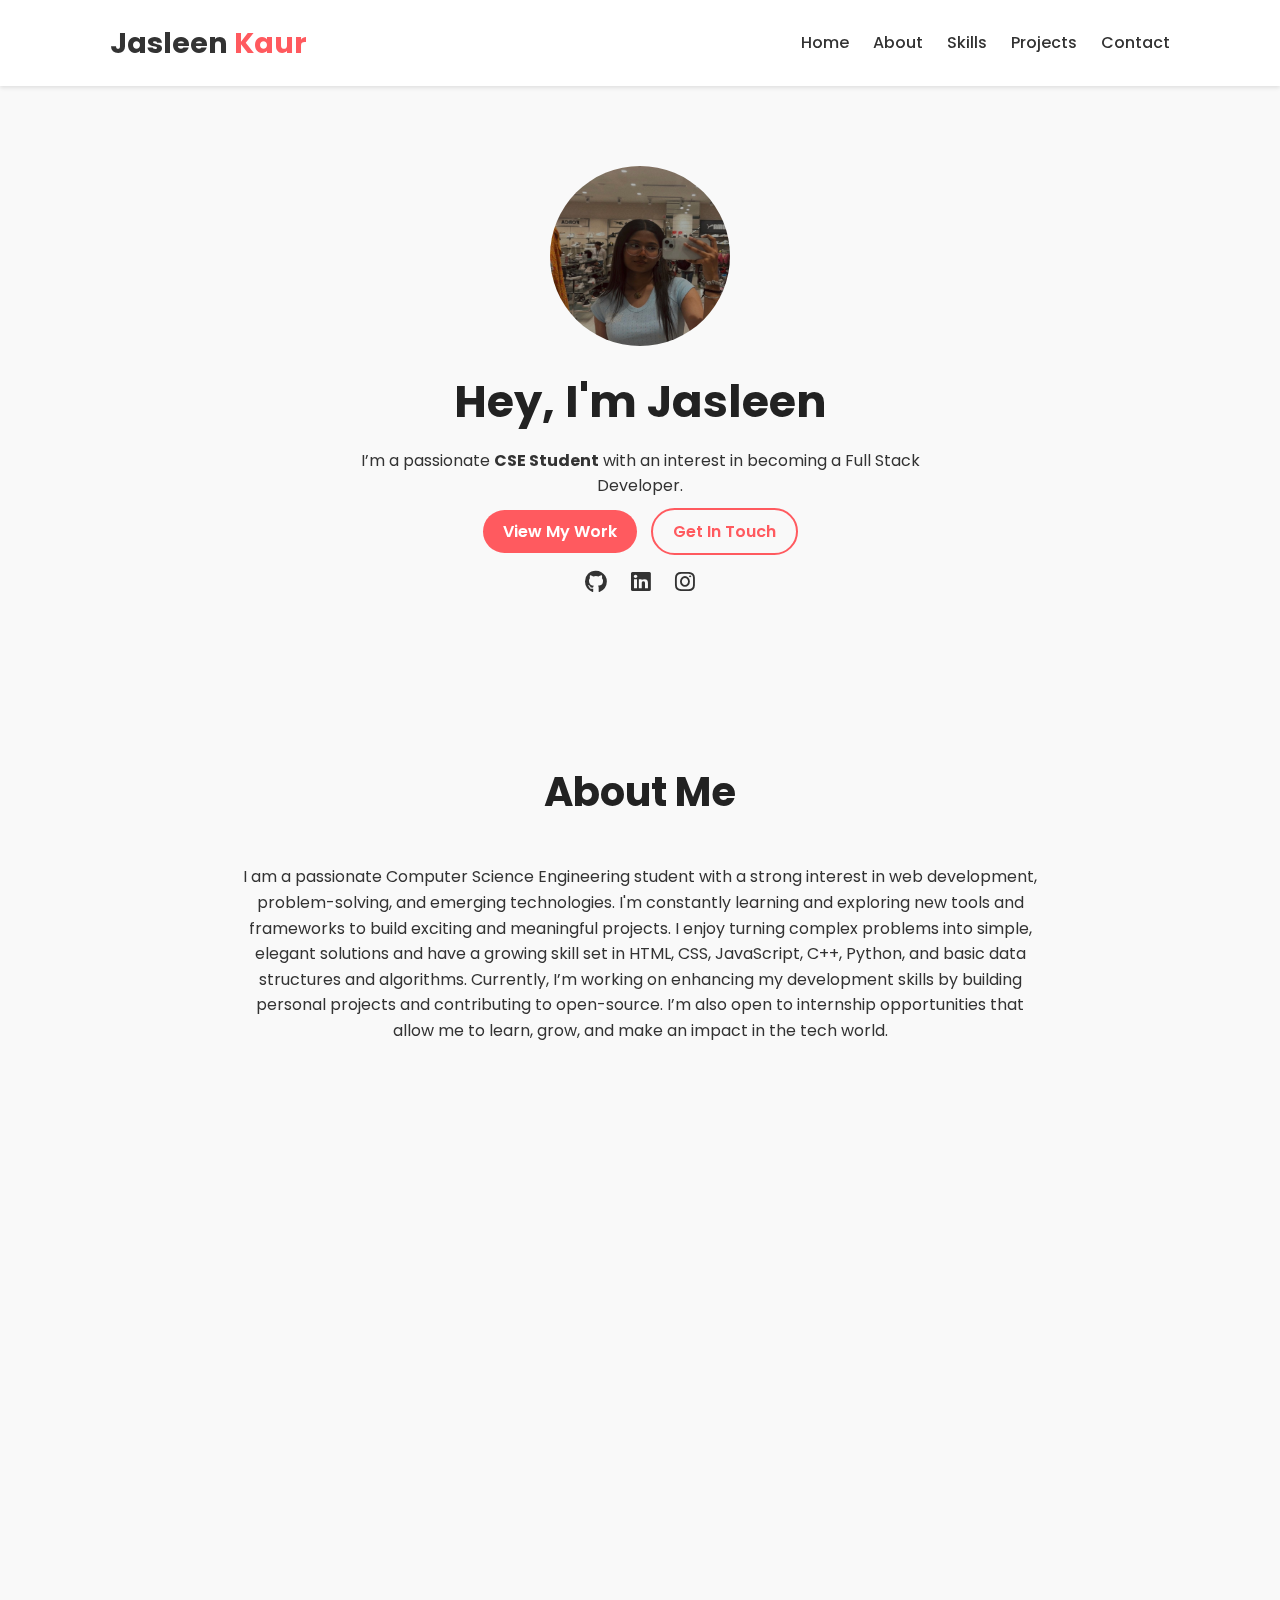
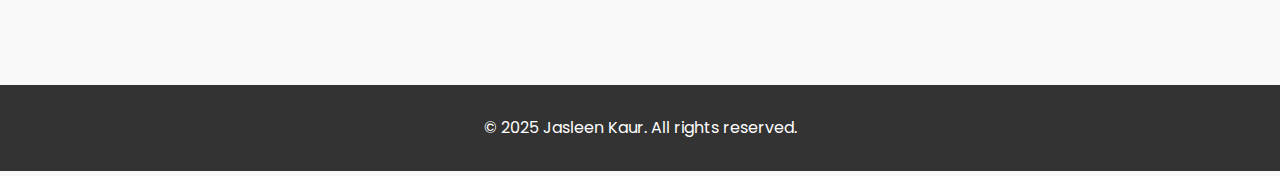
<file: TASK-1 Personal Portfolio/index.html>
<!DOCTYPE html>
<html lang="en">
<head>
  <meta charset="UTF-8" />
  <meta name="viewport" content="width=device-width, initial-scale=1.0"/>
  <title>Jasleen Kaur | Portfolio</title>
  
  <!-- CSS -->
  <link rel="stylesheet" href="style.css">
  
  <!-- Fonts & Icons -->
  <link href="https://fonts.googleapis.com/css2?family=Poppins:wght@400;600;700&display=swap" rel="stylesheet">
  <link href="https://cdnjs.cloudflare.com/ajax/libs/font-awesome/6.5.0/css/all.min.css" rel="stylesheet">
  
  <!-- AOS (Animate On Scroll) -->
  <link href="https://cdn.jsdelivr.net/npm/aos@2.3.4/dist/aos.css" rel="stylesheet">
</head>

<body>
  <!-- Navigation -->
  <nav class="navbar">
    <div class="nav-container">
      <div class="logo">Jasleen <span>Kaur</span></div>
      <div class="nav-links">
        <a href="#hero">Home</a>
        <a href="#about">About</a>
        <a href="#skills">Skills</a>
        <a href="#projects">Projects</a>
        <a href="#contact">Contact</a>
      </div>
    </div>
  </nav>

  <!-- Hero Section -->
  <section id="hero" class="hero">
    <img src="Profilephoto.jpg" alt="Jasleen Kaur" data-aos="fade-right" class="profile-img">
    <div class="hero-content" data-aos="fade-left">
      <h1>Hey, I'm <span>Jasleen</span></h1>
      <p>I’m a passionate <strong>CSE Student</strong> with an interest in becoming a Full Stack Developer.</p>
      <div class="btn-group">
        <a href="#projects" class="btn">View My Work</a>
        <a href="#contact" class="btn btn-outline">Get In Touch</a>
      </div>
      <div class="social-links">
        <a href="https://github.com/JasleenKaur2508" aria-label="GitHub"><i class="fab fa-github"></i></a>
        <a href="https://www.linkedin.com/in/jasleen-kaur-9342b5358/" aria-label="LinkedIn"><i class="fab fa-linkedin"></i></a>
        <a href="https://www.instagram.com/jasleen_2508/" aria-label="Instagram"><i class="fab fa-instagram"></i></a>
      </div>
    </div>
  </section>

  <!-- About Section -->
  <section id="about" class="about" data-aos="fade-up">
    <h2 class="section-title">About Me</h2>
    <p>
      I am a passionate Computer Science Engineering student with a strong interest in web development, problem-solving, and emerging technologies. 
      I'm constantly learning and exploring new tools and frameworks to build exciting and meaningful projects. I enjoy turning complex problems into 
      simple, elegant solutions and have a growing skill set in HTML, CSS, JavaScript, C++, Python, and basic data structures and algorithms. 
      Currently, I’m working on enhancing my development skills by building personal projects and contributing to open-source. 
      I’m also open to internship opportunities that allow me to learn, grow, and make an impact in the tech world.
    </p>
    <a href="resume.pdf" class="btn" target="_blank" data-aos="fade-up">Download Resume</a>
  </section>

  <!-- Skills Section -->
  <section id="skills" class="skills" data-aos="fade-up">
    <h2 class="section-title">Skills</h2>
    <div class="skills-list">
      <div class="skill">HTML, CSS, JavaScript</div>
      <div class="skill">React, Node.js, Express.js, MongoDB</div>
      <div class="skill">C, C++, Python</div>
      <div class="skill">Git & GitHub</div>
      <div class="skill">MySQL</div>
      <div class="skill">Project Management</div>
      <div class="skill">AI & Machine Learning</div>
      <div class="skill">Leadership & Public Speaking</div>
      <div class="skill">OOPs Basic</div>
    </div>
  </section>

  <!-- Projects Section -->
  <section id="projects" class="projects" data-aos="fade-up">
    <h2 class="section-title">Projects</h2>
    <div class="projects-list">
      <div class="project">
        <img src="Nexora.png" alt="Nexora Project">
        <h3>NEXORA</h3>
        <p>
          Developed a fully functional e-commerce website featuring product listings, shopping cart, and checkout functionality. 
          Integrated responsive design for seamless experience across devices. Implemented key features like user authentication, 
          product filters, and dynamic pricing. Focused on clean UI and intuitive UX to enhance customer interaction.
        </p>
      </div>
      <div class="project">
        <img src="Brewise.png" alt="Brewise Project">
        <h3>Brewise</h3>
        <p>
          Designed and developed a web-based system to manage daily café operations. Features include digital menu display, order 
          management, table booking, and billing system. The website ensures smooth workflow for staff and a user-friendly interface 
          for customers. Built with a focus on responsiveness, efficiency, and ease of use.
        </p>
      </div>
      <div class="project">
        <img src="carstore.png" alt="Carstore Project">
        <h3>Car Store Website</h3>
        <p>
          Created a dynamic website for showcasing and selling cars online. Features include car listings with detailed specs, search 
          and filter functionality, inquiry/contact forms, and responsive design. Focused on delivering a clean layout, smooth navigation, 
          and a modern user experience to attract potential buyers.
        </p>
      </div>
    </div>
  </section>

  <!-- Contact Section -->
  <section id="contact" class="contact" data-aos="fade-up">
    <h2 class="section-title">Contact Me</h2>
    <p><center>Have a project in mind? I'd love to hear about it.</center></p>
    <form id="contactForm">
      <input type="text" placeholder="Your Name" required>
      <input type="email" placeholder="Your Email" required>
      <input type="text" placeholder="Subject" required>
      <textarea rows="5" placeholder="Your Message" required></textarea>
      <button type="submit">Send Message</button>
    </form>
    <div class="contact-info">
      <p>Email: <a href="mailto:hiyajasleen@gmail.com">hiyajasleen@gmail.com</a></p>
      <p>GitHub: <a href="https://github.com/JasleenKaur2508" target="_blank">github.com/JasleenKaur2508</a></p>
    </div>
  </section>

  <!-- Footer -->
  <footer>
    <p>&copy; 2025 Jasleen Kaur. All rights reserved.</p>
  </footer>

  <!-- Scripts -->
  <script src="https://cdn.jsdelivr.net/npm/aos@2.3.4/dist/aos.js"></script>
  <script>
    AOS.init();
    document.getElementById('contactForm').addEventListener('submit', function(e) {
      e.preventDefault();
      alert('Message sent successfully!');
      this.reset();
    });
  </script>
</body>
</html>
</file>
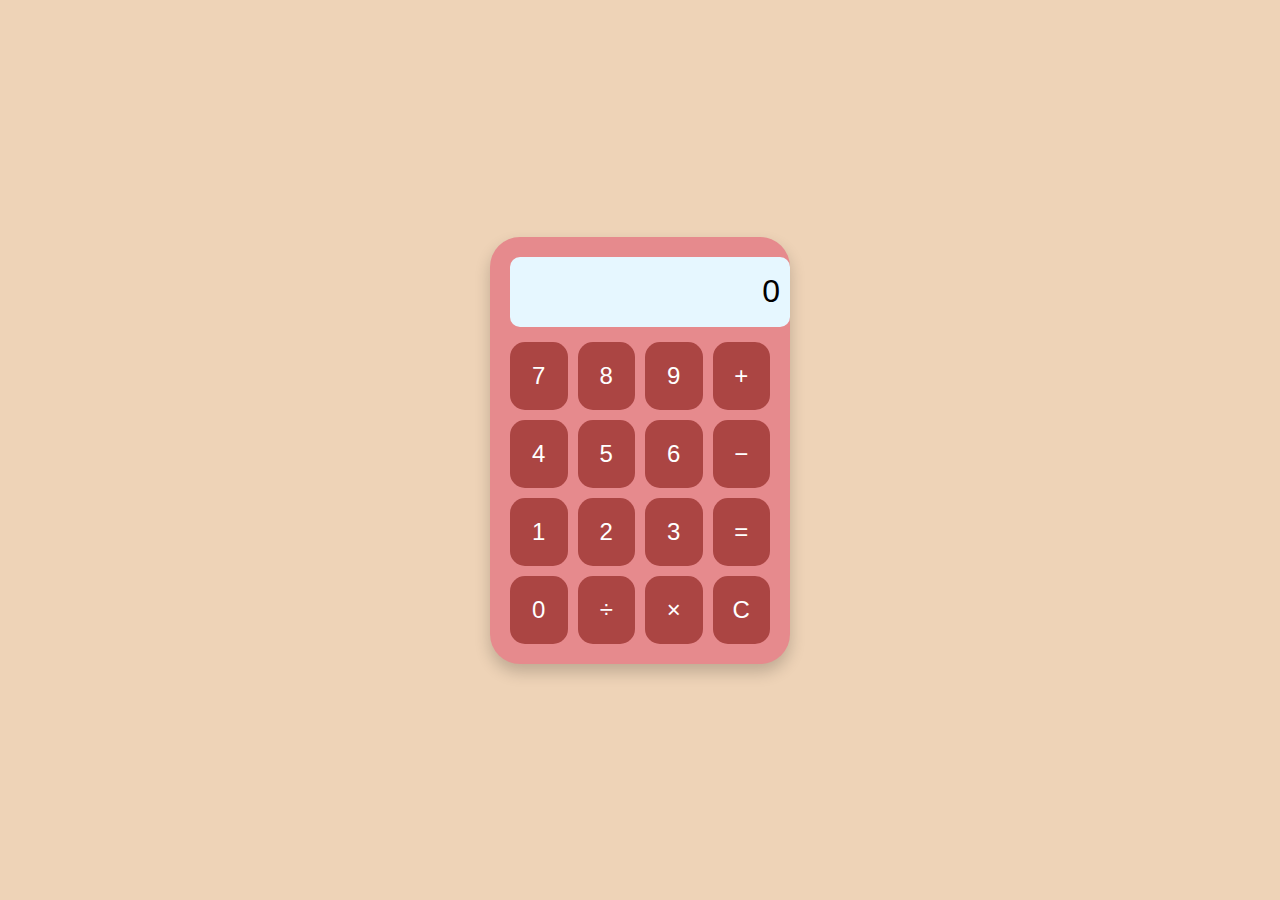
<file: TASK-2 Calculator/index.html>
<!DOCTYPE html>
<html lang="en">
<head>
  <meta charset="UTF-8" />
  <meta name="viewport" content="width=device-width, initial-scale=1.0"/>
  <title>Calculator</title>
  <link rel="stylesheet" href="styles.css" />
</head>
<body>
  <div class="calculator">
    <input type="text" id="display" value="0" disabled />
    <div class="buttons">
      <button onclick="append('7')">7</button>
      <button onclick="append('8')">8</button>
      <button onclick="append('9')">9</button>
      <button onclick="append('+')">+</button>

      <button onclick="append('4')">4</button>
      <button onclick="append('5')">5</button>
      <button onclick="append('6')">6</button>
      <button onclick="append('-')">−</button>

      <button onclick="append('1')">1</button>
      <button onclick="append('2')">2</button>
      <button onclick="append('3')">3</button>
      <button onclick="calculate()">=</button>

      <button onclick="append('0')">0</button>
      <button onclick="append('/')">÷</button>
      <button onclick="append('*')">×</button>
      <button onclick="clearDisplay()">C</button>
    </div>
  </div>

  <script src="script.js"></script>
</body>
</html>
</file>
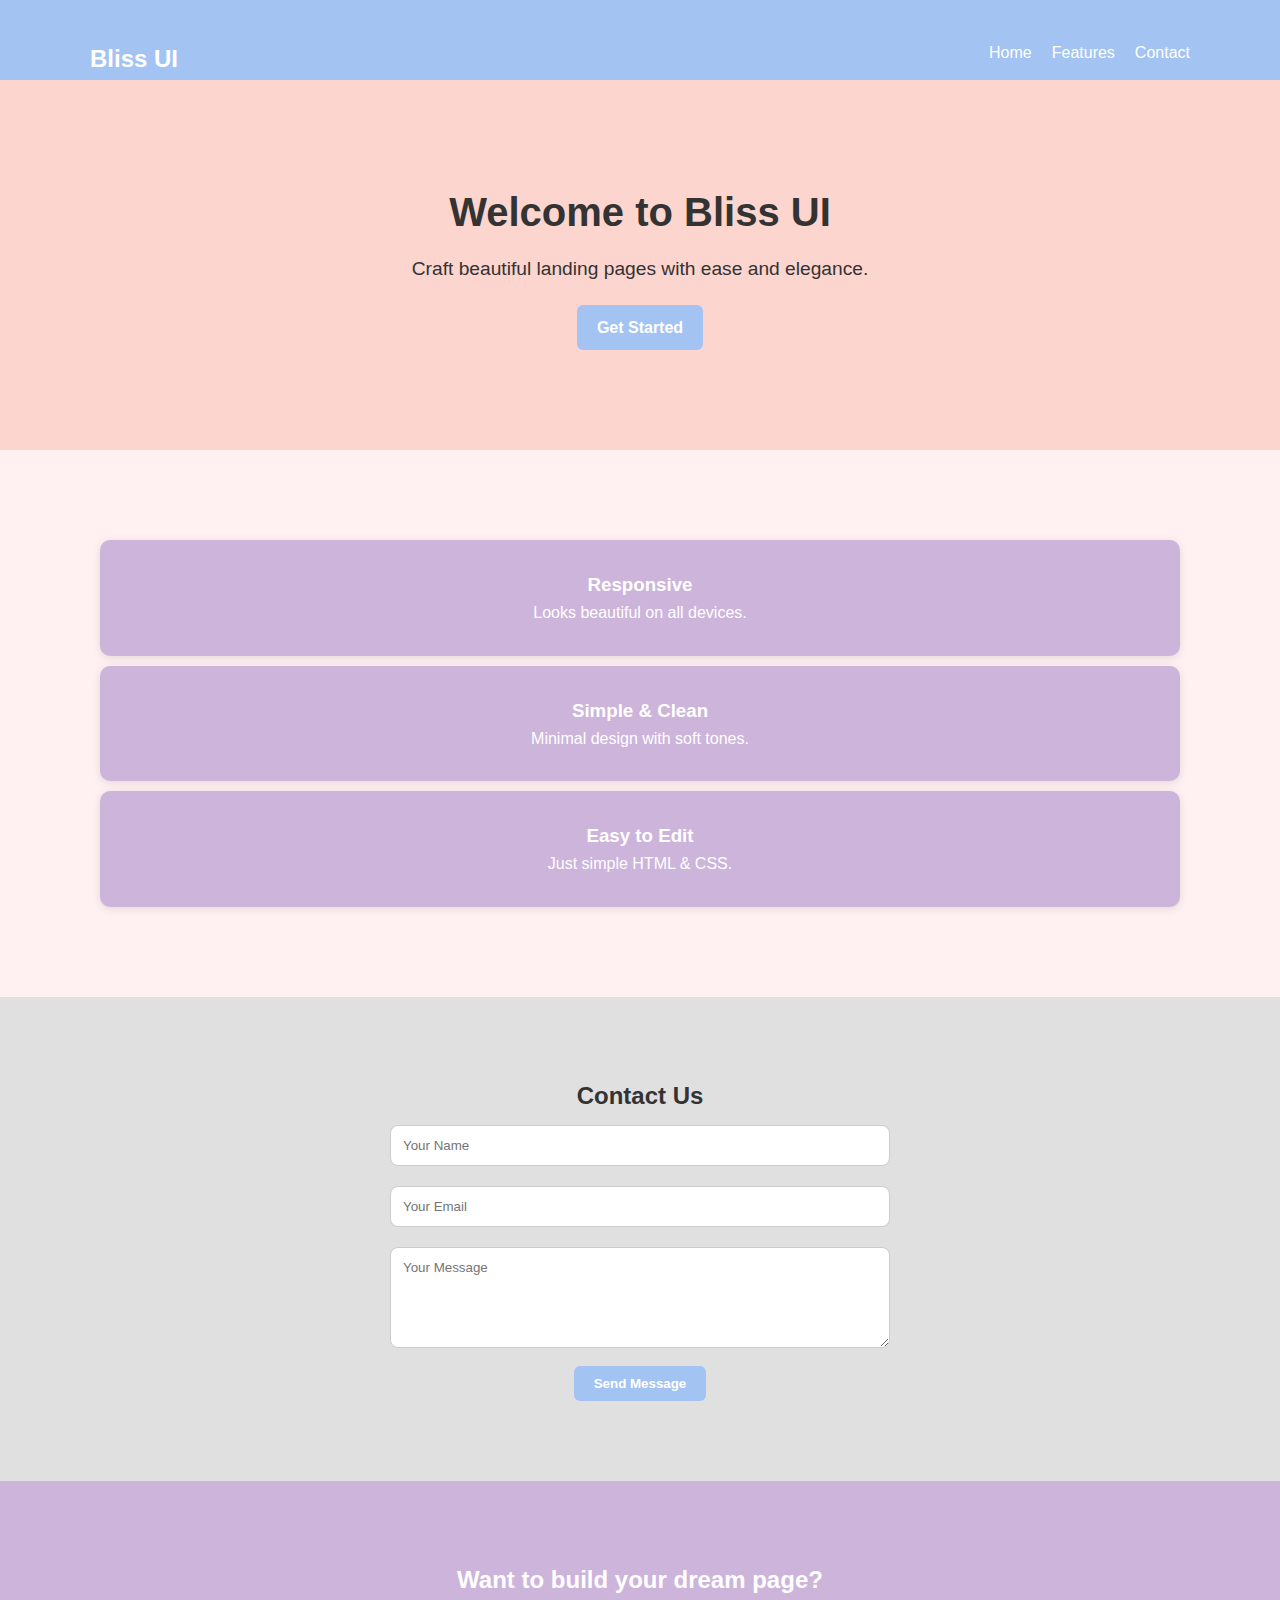
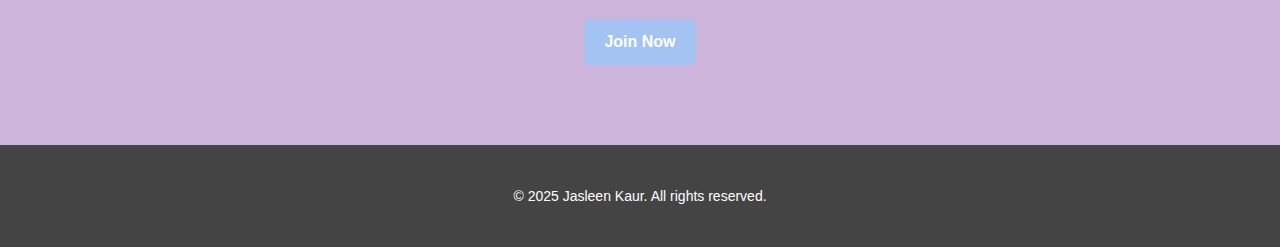
<file: TASK-3 Landing Page/index.html>
<!DOCTYPE html>
<html lang="en">
<head>
  <meta charset="UTF-8" />
  <meta name="viewport" content="width=device-width, initial-scale=1.0"/>
  <title>My Landing Page</title>
  <link rel="stylesheet" href="styles.css" />
</head>
<body>

  <!-- Header -->
  <header>
    <div class="container">
      <h1 class="logo">Bliss UI</h1>
      <nav>
        <ul>
          <li><a href="#home">Home</a></li>
          <li><a href="#features">Features</a></li>
          <li><a href="#contact">Contact</a></li>
        </ul>
      </nav>
    </div>
  </header>

  <!-- Hero Section -->
  <section class="hero" id="home">
    <div class="container">
      <h2 class="fade-in">Welcome to Bliss UI</h2>
      <p class="fade-in">Craft beautiful landing pages with ease and elegance.</p>
      <a href="#contact" class="btn fade-in">Get Started</a>
    </div>
  </section>

  <!-- Features Section -->
  <section class="features" id="features">
    <div class="container">
      <div class="feature fade-in">
        <h3>Responsive</h3>
        <p>Looks beautiful on all devices.</p>
      </div>
      <div class="feature fade-in">
        <h3>Simple & Clean</h3>
        <p>Minimal design with soft tones.</p>
      </div>
      <div class="feature fade-in">
        <h3>Easy to Edit</h3>
        <p>Just simple HTML & CSS.</p>
      </div>
    </div>
  </section>

  <!-- Contact Form -->
  <section class="contact" id="contact">
    <div class="container">
      <h2 class="fade-in">Contact Us</h2>
      <form>
        <input type="text" placeholder="Your Name" required />
        <input type="email" placeholder="Your Email" required />
        <textarea rows="5" placeholder="Your Message" required></textarea>
        <button type="submit" class="btn">Send Message</button>
      </form>
    </div>
  </section>

  <!-- Call to Action -->
  <section class="cta">
    <div class="container">
      <h2 class="fade-in">Want to build your dream page?</h2>
      <a href="#home" class="btn fade-in">Join Now</a>
    </div>
  </section>

  <!-- Footer -->
  <footer>
    <div class="container">
      <p>&copy; 2025 Jasleen Kaur. All rights reserved.</p>
    </div>
  </footer>

  <!-- Scroll to Top Button -->
  <button onclick="scrollToTop()" id="topBtn" title="Go to top">↑</button>

  <!-- Script -->
  <script>
    const topBtn = document.getElementById("topBtn");

    window.onscroll = function () {
      if (document.body.scrollTop > 300 || document.documentElement.scrollTop > 300) {
        topBtn.style.display = "block";
      } else {
        topBtn.style.display = "none";
      }
    };

    function scrollToTop() {
      window.scrollTo({ top: 0, behavior: "smooth" });
    }
  </script>

</body>
</html>
</file>
<file: TASK-2 Calculator/styles.css>
body {
  margin: 0;
  height: 100vh;
  background: #eed3b7;
  display: flex;
  justify-content: center;
  align-items: center;
  font-family: Arial, sans-serif;
}

.calculator {
  background-color: #e68a8d;
  border-radius: 30px;
  padding: 20px;
  width: 260px;
  box-shadow: 0 8px 16px rgba(0, 0, 0, 0.2);
}

#display {
  width: 100%;
  height: 50px;
  font-size: 2rem;
  text-align: right;
  border: none;
  border-radius: 10px;
  margin-bottom: 15px;
  padding: 10px;
  background: #e6f7ff;
  color: black;
}

.buttons {
  display: grid;
  grid-template-columns: repeat(4, 1fr);
  gap: 10px;
}

button {
  font-size: 1.5rem;
  padding: 20px;
  border: none;
  border-radius: 15px;
  background-color: #ab4543;
  color: white;
  cursor: pointer;
  transition: background 0.2s;
}

button:hover {
  background-color: #9b4443;
}
</file>
<file: TASK-1 Personal Portfolio/style.css>
/* Reset & Base */
* {
  margin: 0;
  padding: 0;
  box-sizing: border-box;
}
body {
  font-family: 'Poppins', sans-serif;
  line-height: 1.6;
  color: #333;
  background-color: #f9f9f9;
}
a {
  color: inherit;
  text-decoration: none;
}
section {
  padding: 80px 20px;
  max-width: 1100px;
  margin: auto;
}
h1, h2, h3 {
  color: #222;
}
.section-title {
  font-size: 2.5rem;
  text-align: center;
  margin-bottom: 40px;
}

/* Navbar */
.navbar {
  background: #fff;
  box-shadow: 0 2px 4px rgba(0,0,0,0.1);
  position: sticky;
  top: 0;
  z-index: 100;
}
.nav-container {
  max-width: 1100px;
  margin: auto;
  padding: 20px;
  display: flex;
  justify-content: space-between;
  align-items: center;
}
.logo {
  font-size: 1.8rem;
  font-weight: 700;
}
.logo span {
  color: #ff5a5f;
}
.nav-links a {
  margin-left: 20px;
  font-weight: 500;
  transition: color 0.3s;
}
.nav-links a:hover {
  color: #ff5a5f;
}

/* Hero */
.hero {
  display: flex;
  flex-direction: column;
  align-items: center;
  text-align: center;
}
.profile-img {
  width: 180px;
  height: 180px;
  border-radius: 50%;
  margin-bottom: 20px;
}
.hero-content h1 {
  font-size: 2.8rem;
  margin-bottom: 10px;
}
.hero-content p {
  max-width: 600px;
  margin: 0 auto 20px;
}
.btn-group {
  margin: 20px 0;
}
.btn {
  background: #ff5a5f;
  color: #fff;
  padding: 10px 20px;
  margin: 5px;
  border-radius: 30px;
  font-weight: 600;
  transition: background 0.3s;
}
.btn:hover {
  background: #e14b4f;
}
.btn-outline {
  background: transparent;
  color: #ff5a5f;
  border: 2px solid #ff5a5f;
}
.btn-outline:hover {
  background: #ff5a5f;
  color: #fff;
}

/* Social Links */
.social-links a {
  font-size: 1.4rem;
  margin: 0 10px;
  color: #333;
  transition: color 0.3s;
}
.social-links a:hover {
  color: #ff5a5f;
}

/* About */
.about p {
  text-align: center;
  max-width: 800px;
  margin: 0 auto 20px;
}
.about .btn {
  display: block;
  width: fit-content;
  margin: 20px auto;
}

/* Skills */
.skills-list {
  display: grid;
  grid-template-columns: repeat(auto-fit, minmax(160px, 1fr));
  gap: 20px;
  padding: 20px;
  text-align: center;
}
.skill {
  background: #fff;
  padding: 20px;
  border-radius: 10px;
  font-weight: 600;
  box-shadow: 0 4px 12px rgba(0,0,0,0.05);
}

/* Projects */
.projects-list {
  display: grid;
  grid-template-columns: repeat(auto-fit, minmax(280px, 1fr));
  gap: 30px;
}
.project {
  background: #fff;
  padding: 20px;
  border-radius: 15px;
  box-shadow: 0 8px 20px rgba(0,0,0,0.05);
  transition: transform 0.3s;
}
.project:hover {
  transform: translateY(-5px);
}
.project img {
  width: 100%;
  border-radius: 10px;
  margin-bottom: 15px;
}
.project h3 {
  margin-bottom: 10px;
}

/* Contact */
.contact form {
  display: flex;
  flex-direction: column;
  max-width: 600px;
  margin: 0 auto;
}
.contact input, .contact textarea {
  padding: 10px 15px;
  margin-bottom: 15px;
  border-radius: 8px;
  border: 1px solid #ccc;
  font-size: 1rem;
}
.contact button {
  width: fit-content;
  background: #ff5a5f;
  color: #fff;
  border: none;
  padding: 10px 25px;
  border-radius: 30px;
  font-weight: 600;
  cursor: pointer;
  transition: background 0.3s;
}
.contact button:hover {
  background: #e14b4f;
}
.contact-info {
  text-align: center;
  margin-top: 20px;
}

/* Footer */
footer {
  text-align: center;
  padding: 30px 10px;
  background: #333;
  color: #fff;
  margin-top: 60px;
}

/* Responsive */
@media (max-width: 768px) {
  .hero {
    padding-top: 60px;
  }
  .nav-links {
    display: flex;
    flex-direction: column;
    align-items: center;
  }
  .nav-links a {
    margin: 10px 0;
  }
}
</file>
<file: TASK-3 Landing Page/styles.css>
/* Smooth Scroll */
html {
  scroll-behavior: smooth;
}

/* Base Reset */
* {
  margin: 0;
  padding: 0;
  box-sizing: border-box;
}

body {
  font-family: 'Segoe UI', sans-serif;
  background: #fefefe;
  color: #333;
  line-height: 1.6;
}

/* Container */
.container {
  width: 90%;
  max-width: 1100px;
  margin: auto;
  padding: 20px 0;
}

/* Pastel Colors */
:root {
  --primary: #a3c4f3;
  --secondary: #fcd5ce;
  --accent: #cdb4db;
  --light: #fff1f2;
  --dark: #444;
}

/* Header */
header {
  background: var(--primary);
  color: #fff;
  padding: 20px 0;
  position: sticky;
  top: 0;
  z-index: 1000;
}

.logo {
  float: left;
  font-size: 24px;
  font-weight: bold;
}

nav ul {
  list-style: none;
  float: right;
  display: flex;
  gap: 20px;
}

nav a {
  color: #fff;
  text-decoration: none;
  font-weight: 500;
}

nav a:hover {
  text-decoration: underline;
}

/* Hero */
.hero {
  background: var(--secondary);
  text-align: center;
  padding: 80px 20px;
}

.hero h2 {
  font-size: 2.5rem;
  margin-bottom: 10px;
}

.hero p {
  font-size: 1.2rem;
  margin-bottom: 20px;
}

/* Features */
.features {
  display: flex;
  justify-content: space-around;
  flex-wrap: wrap;
  padding: 60px 0;
  background: var(--light);
  gap: 20px;
}

.feature {
  background: var(--accent);
  color: white;
  flex: 1;
  min-width: 250px;
  margin: 10px;
  padding: 30px 20px;
  border-radius: 10px;
  text-align: center;
  box-shadow: 0 2px 10px rgba(0, 0, 0, 0.1);
}

/* Contact */
.contact {
  background: #e0e0e0;
  padding: 60px 0;
  text-align: center;
}

.contact form {
  max-width: 500px;
  margin: auto;
}

.contact input,
.contact textarea {
  width: 100%;
  padding: 12px;
  margin: 10px 0;
  border: 1px solid #ccc;
  border-radius: 8px;
  font-family: inherit;
}

/* CTA */
.cta {
  background: var(--accent);
  color: white;
  text-align: center;
  padding: 60px 0;
}

.cta h2 {
  margin-bottom: 20px;
}

/* Footer */
footer {
  background: var(--dark);
  color: white;
  text-align: center;
  padding: 20px 0;
  font-size: 14px;
}

/* Button */
.btn {
  display: inline-block;
  padding: 10px 20px;
  background: var(--primary);
  color: white;
  border: none;
  border-radius: 6px;
  text-decoration: none;
  font-weight: bold;
  cursor: pointer;
  transition: all 0.3s ease;
}

.btn:hover {
  background: #709be3;
}

/* Scroll to Top */
#topBtn {
  position: fixed;
  bottom: 40px;
  right: 30px;
  background: var(--primary);
  color: white;
  border: none;
  padding: 10px 15px;
  border-radius: 50%;
  font-size: 18px;
  cursor: pointer;
  display: none;
  z-index: 999;
  box-shadow: 0 2px 8px rgba(0, 0, 0, 0.2);
}

#topBtn:hover {
  background: #709be3;
}

/* Animation */
@keyframes fadeInUp {
  from {
    transform: translateY(30px);
    opacity: 0;
  }
  to {
    transform: translateY(0);
    opacity: 1;
  }
}

.fade-in {
  animation: fadeInUp 1s ease-out;
}

/* Responsive */
@media (max-width: 768px) {
  nav ul {
    flex-direction: column;
    align-items: center;
  }

  .features {
    flex-direction: column;
  }

  .hero h2 {
    font-size: 2rem;
  }
}
</file>
